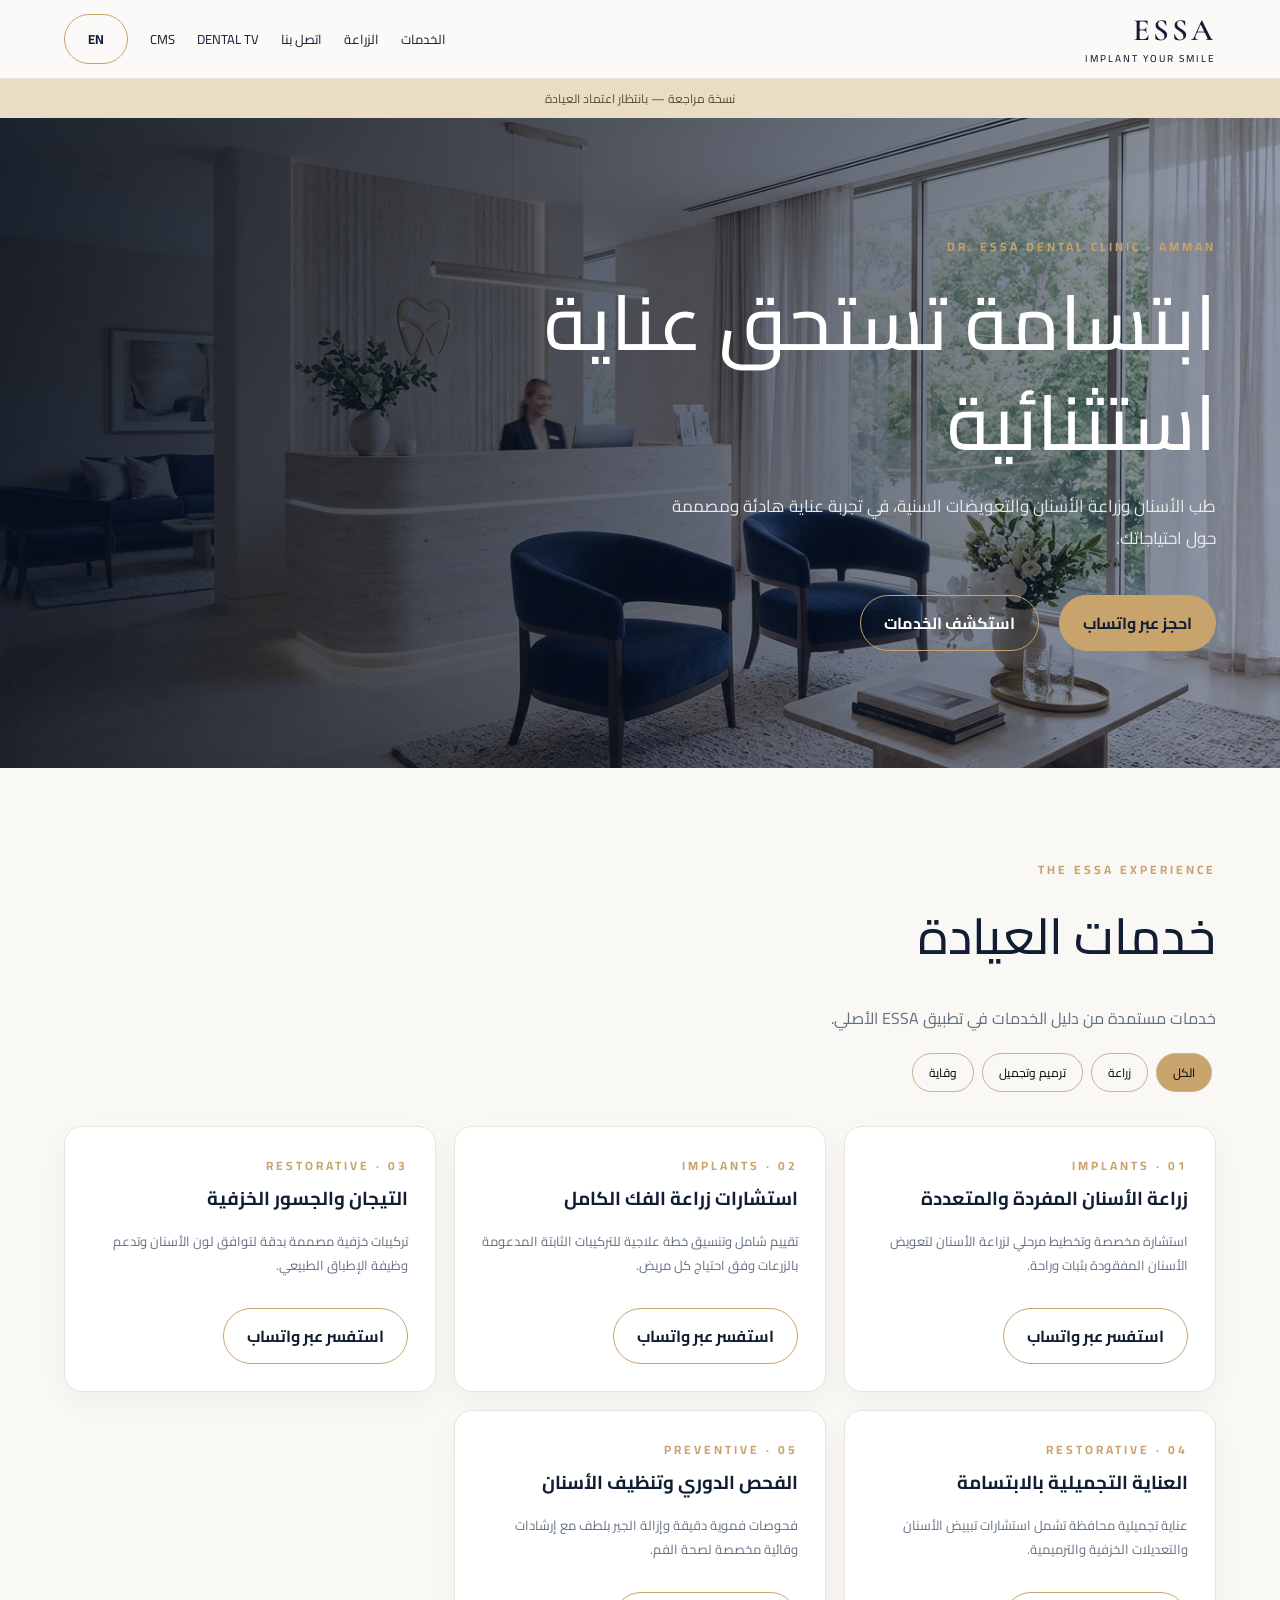
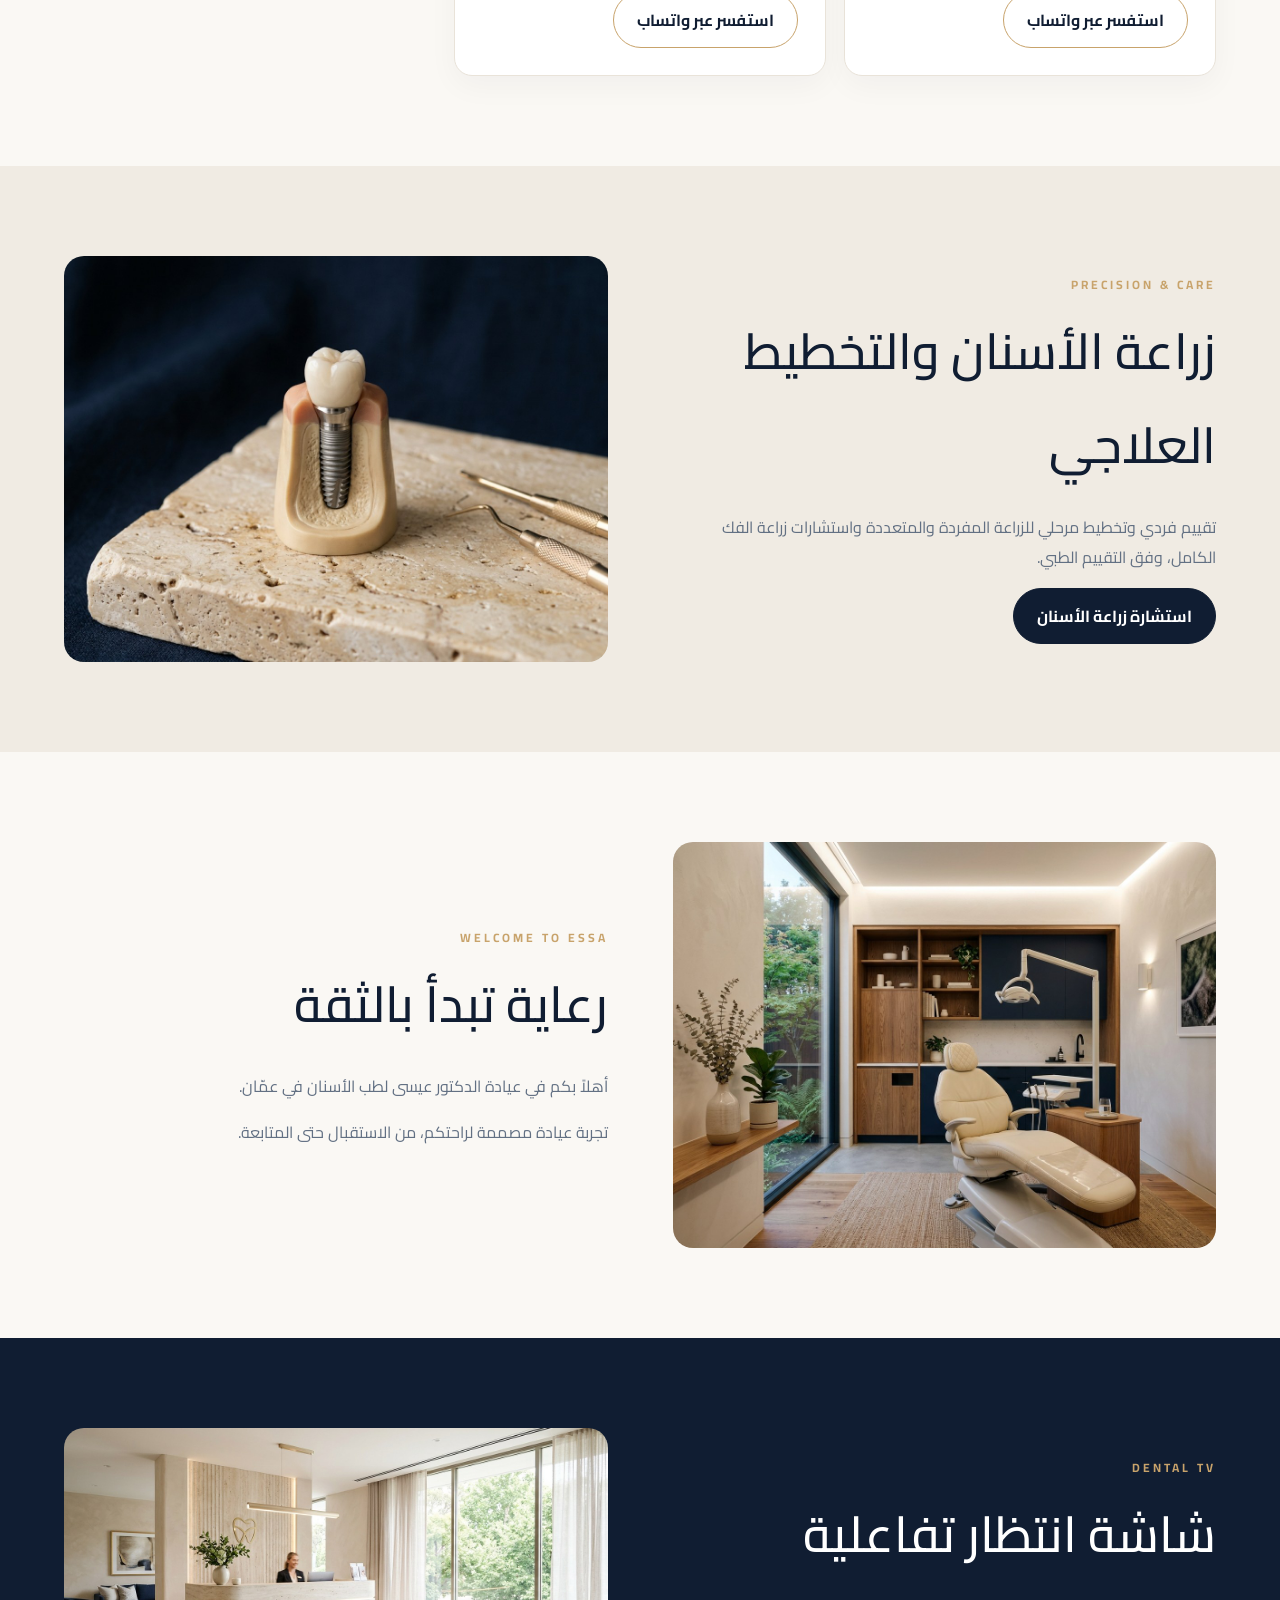
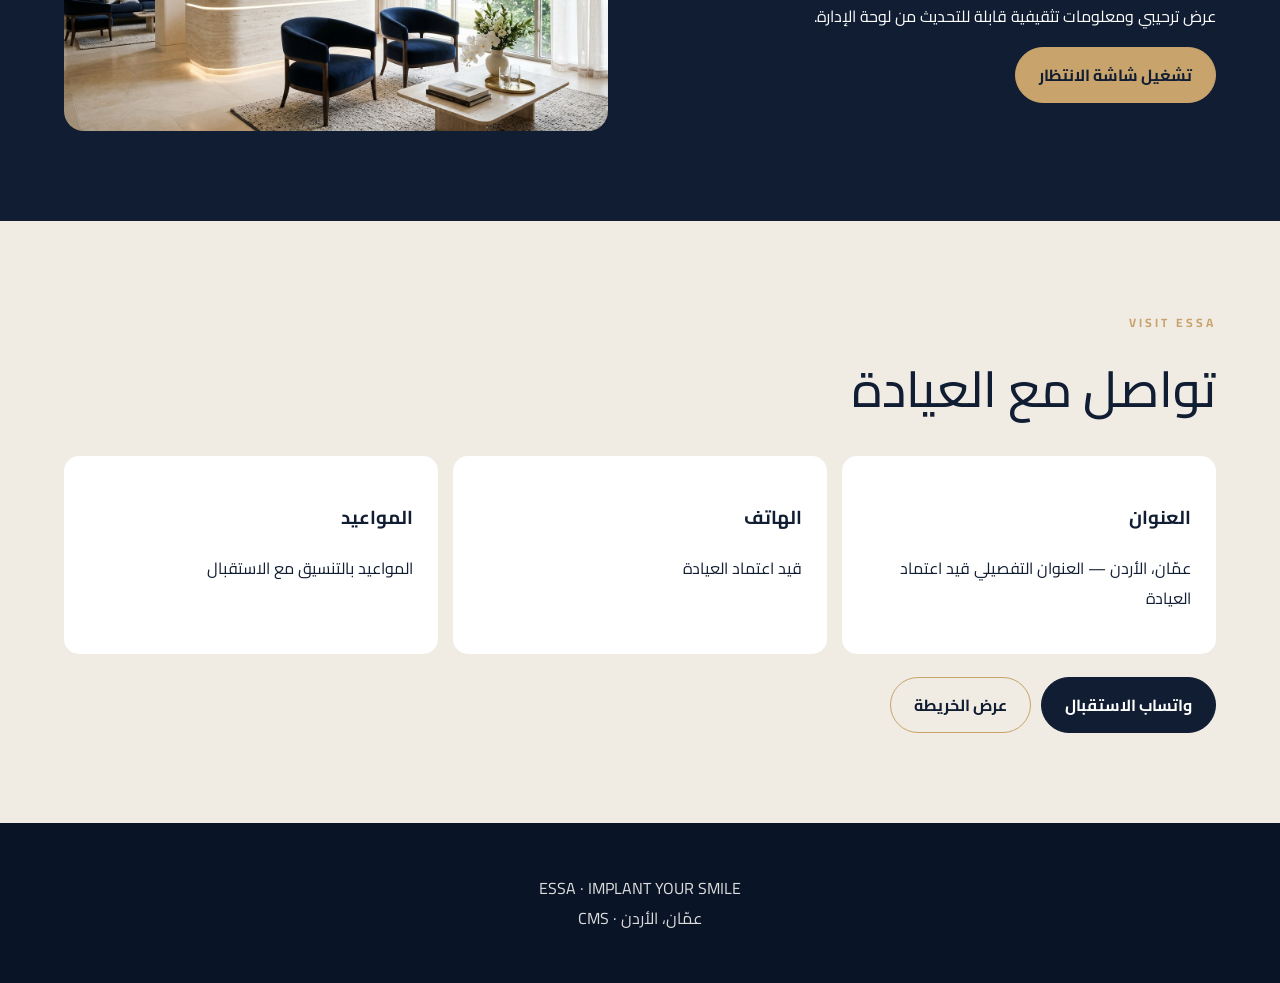
<file: index.html>
<!doctype html><html lang="ar" dir="rtl"><head><meta charset="utf-8"><meta name="viewport" content="width=device-width,initial-scale=1"><meta name="theme-color" content="#101d32"><title>ESSA — Dr. Essa Dental Clinic</title><link rel="icon" href="assets/img_app_icon_emblem.jpg"><link rel="stylesheet" href="style.css"><link rel="manifest" href="manifest.webmanifest"><link rel="apple-touch-icon" href="assets/icon-192.png"></head><body><div id="app"></div><script src="data.js"></script><script src="app.js"></script><script>if("serviceWorker" in navigator)navigator.serviceWorker.register("./sw.js").catch(()=>{});</script><div id="installBox" style="display:none;position:fixed;bottom:16px;left:16px;z-index:90;background:#10243b;color:white;padding:12px 16px;border:1px solid #c5a25d;border-radius:18px;box-shadow:0 10px 32px #0005;max-width:320px"><b>ESSA على هاتفك</b><p style="margin:4px 0 10px;font-size:12px">ثبّت أيقونة ESSA لفتح الموقع مباشرة</p><button id="installBtn" style="background:#c5a25d;border:0;border-radius:20px;padding:8px 18px">تثبيت التطبيق</button><button onclick="document.getElementById('installBox').style.display='none'" style="background:transparent;color:white;border:0;padding:8px">×</button></div><script>let deferredInstall;window.addEventListener("beforeinstallprompt",e=>{e.preventDefault();deferredInstall=e;document.getElementById("installBox").style.display="block"});document.getElementById("installBtn").addEventListener("click",async()=>{if(deferredInstall){deferredInstall.prompt();await deferredInstall.userChoice;deferredInstall=null;document.getElementById("installBox").style.display="none"}});</script></body></html>
</file>
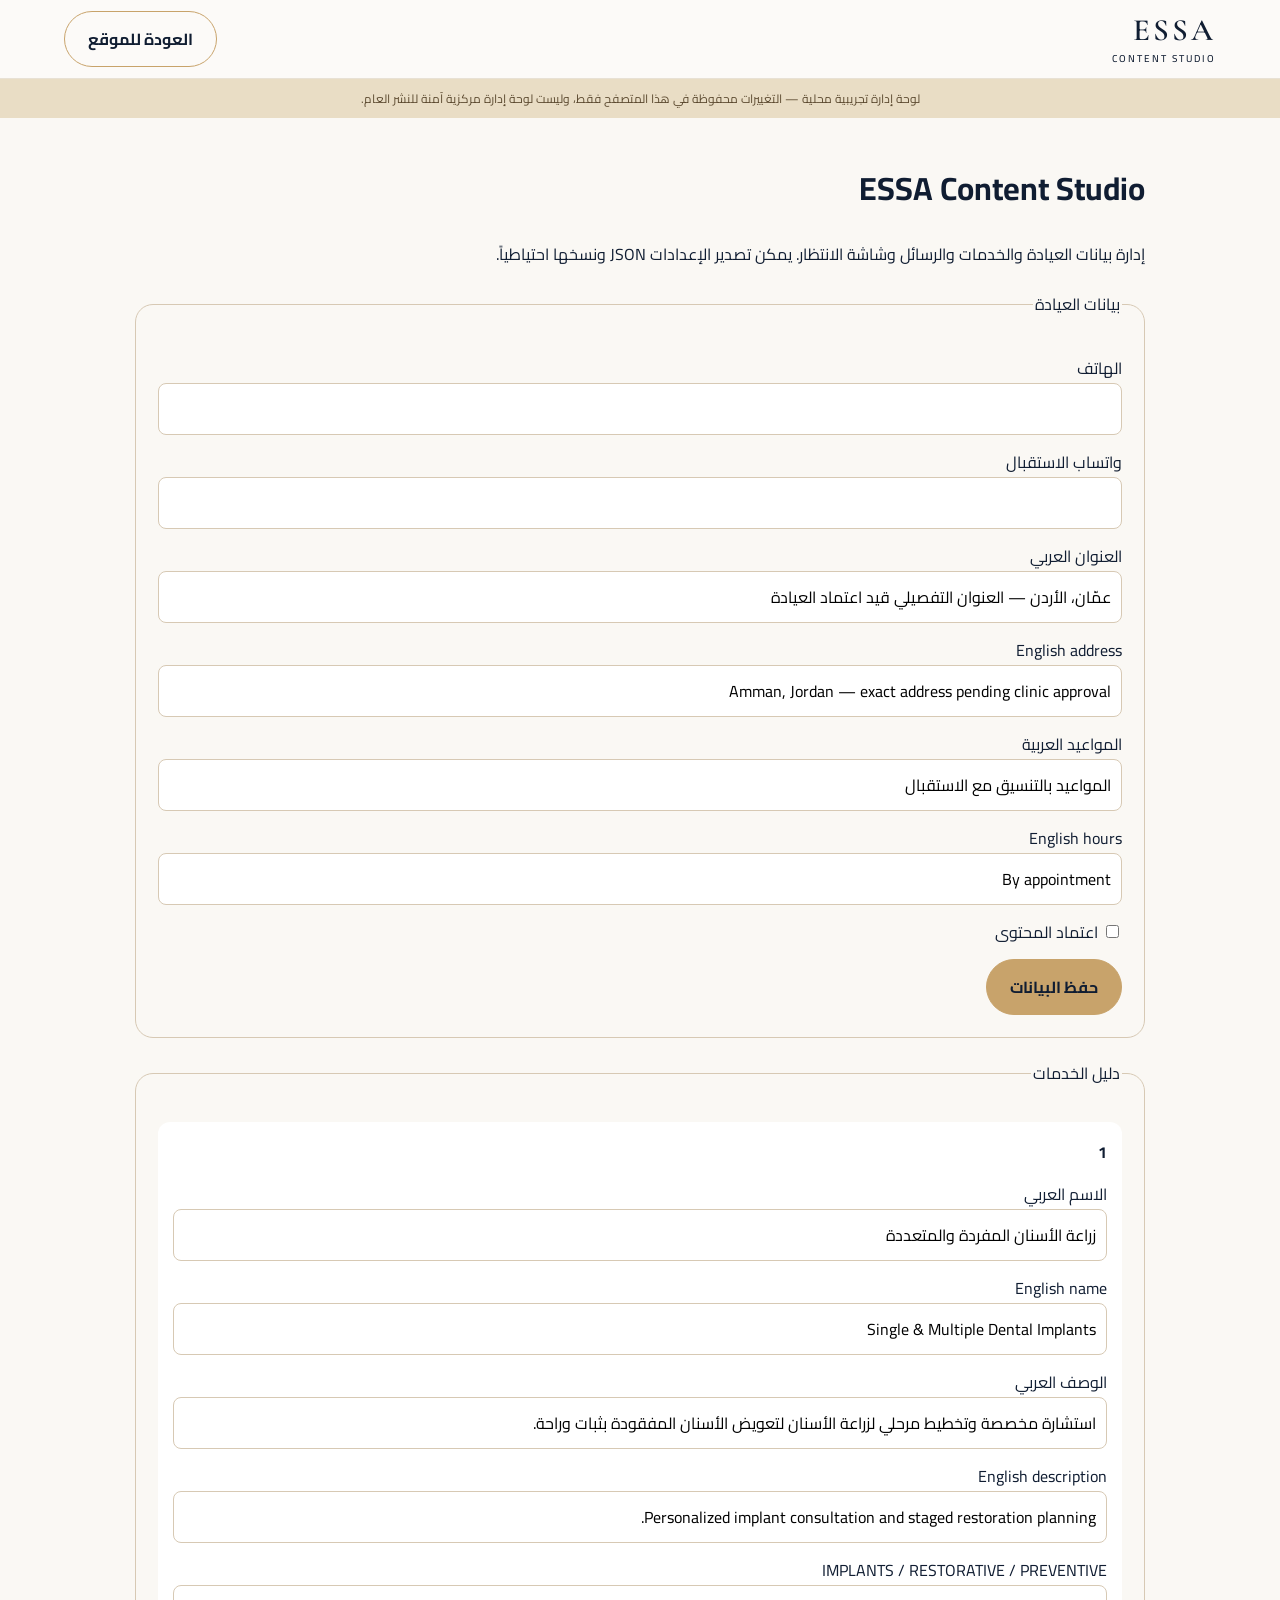
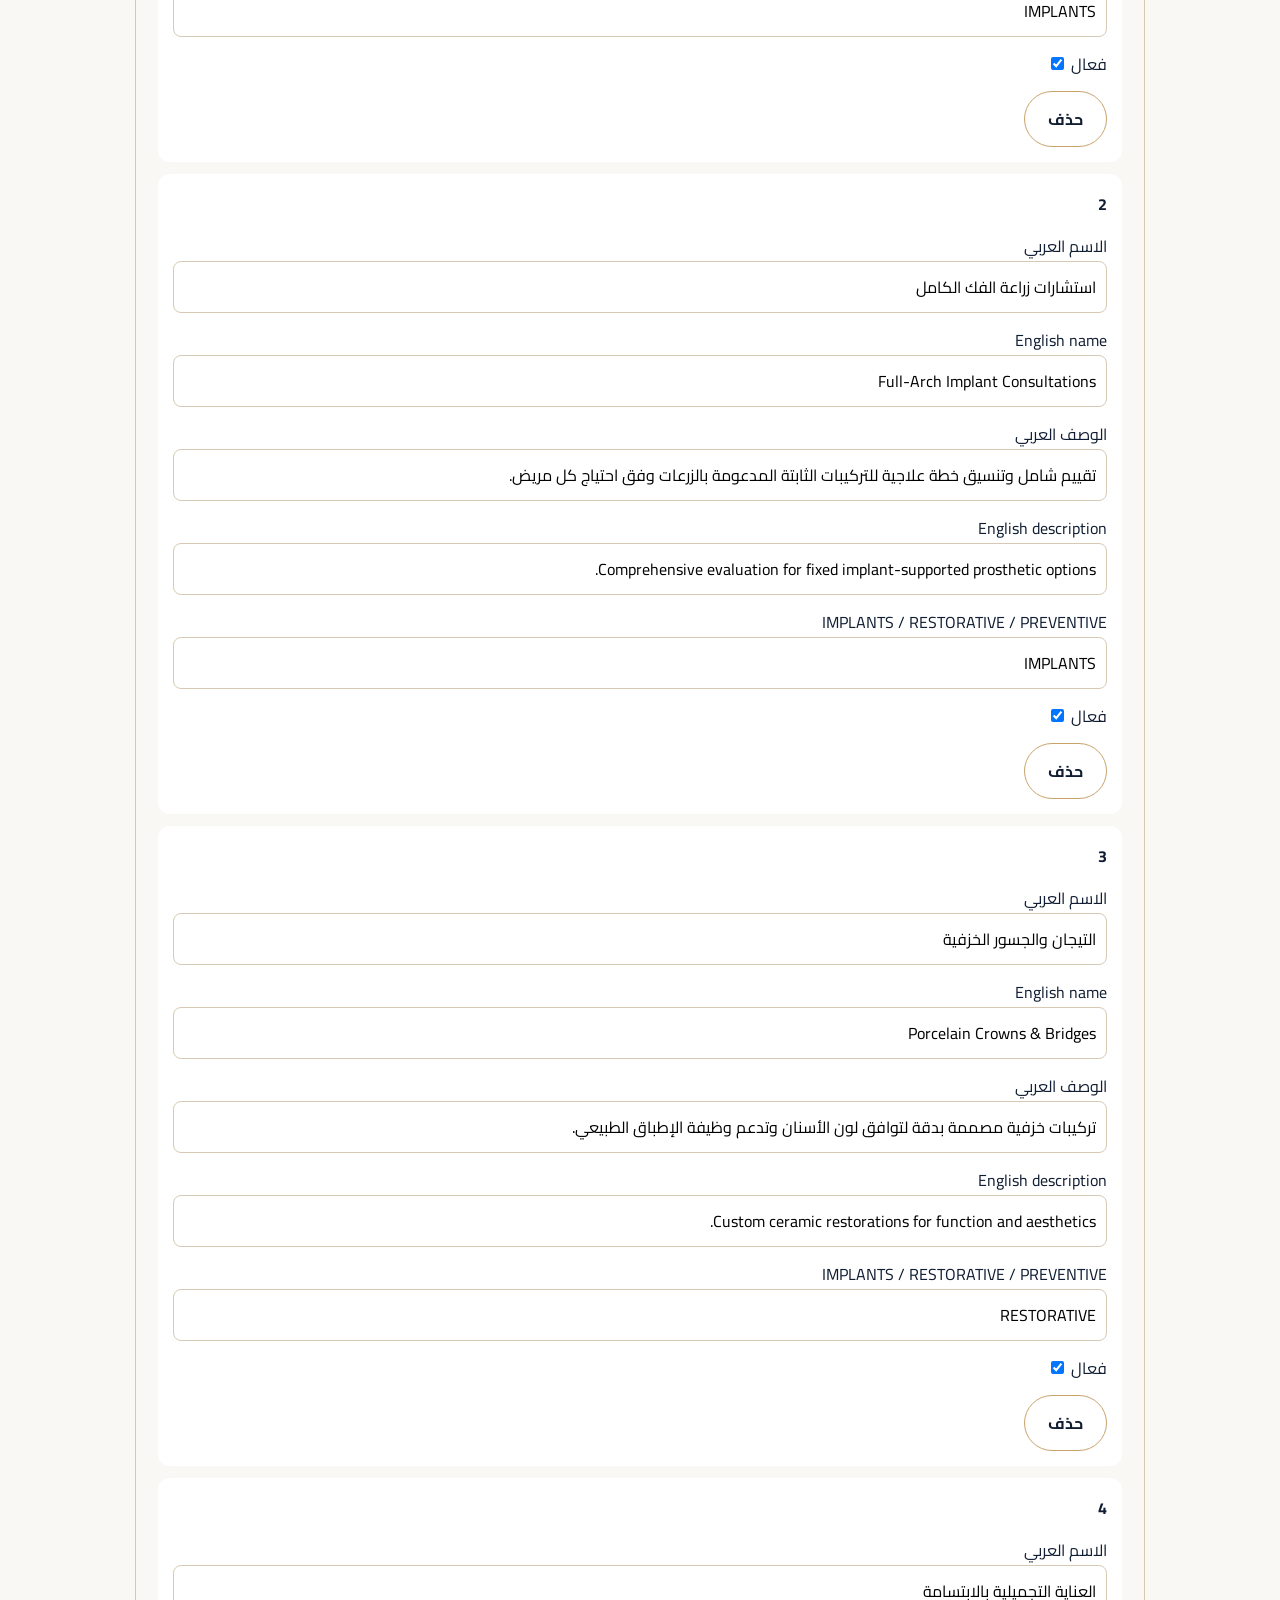
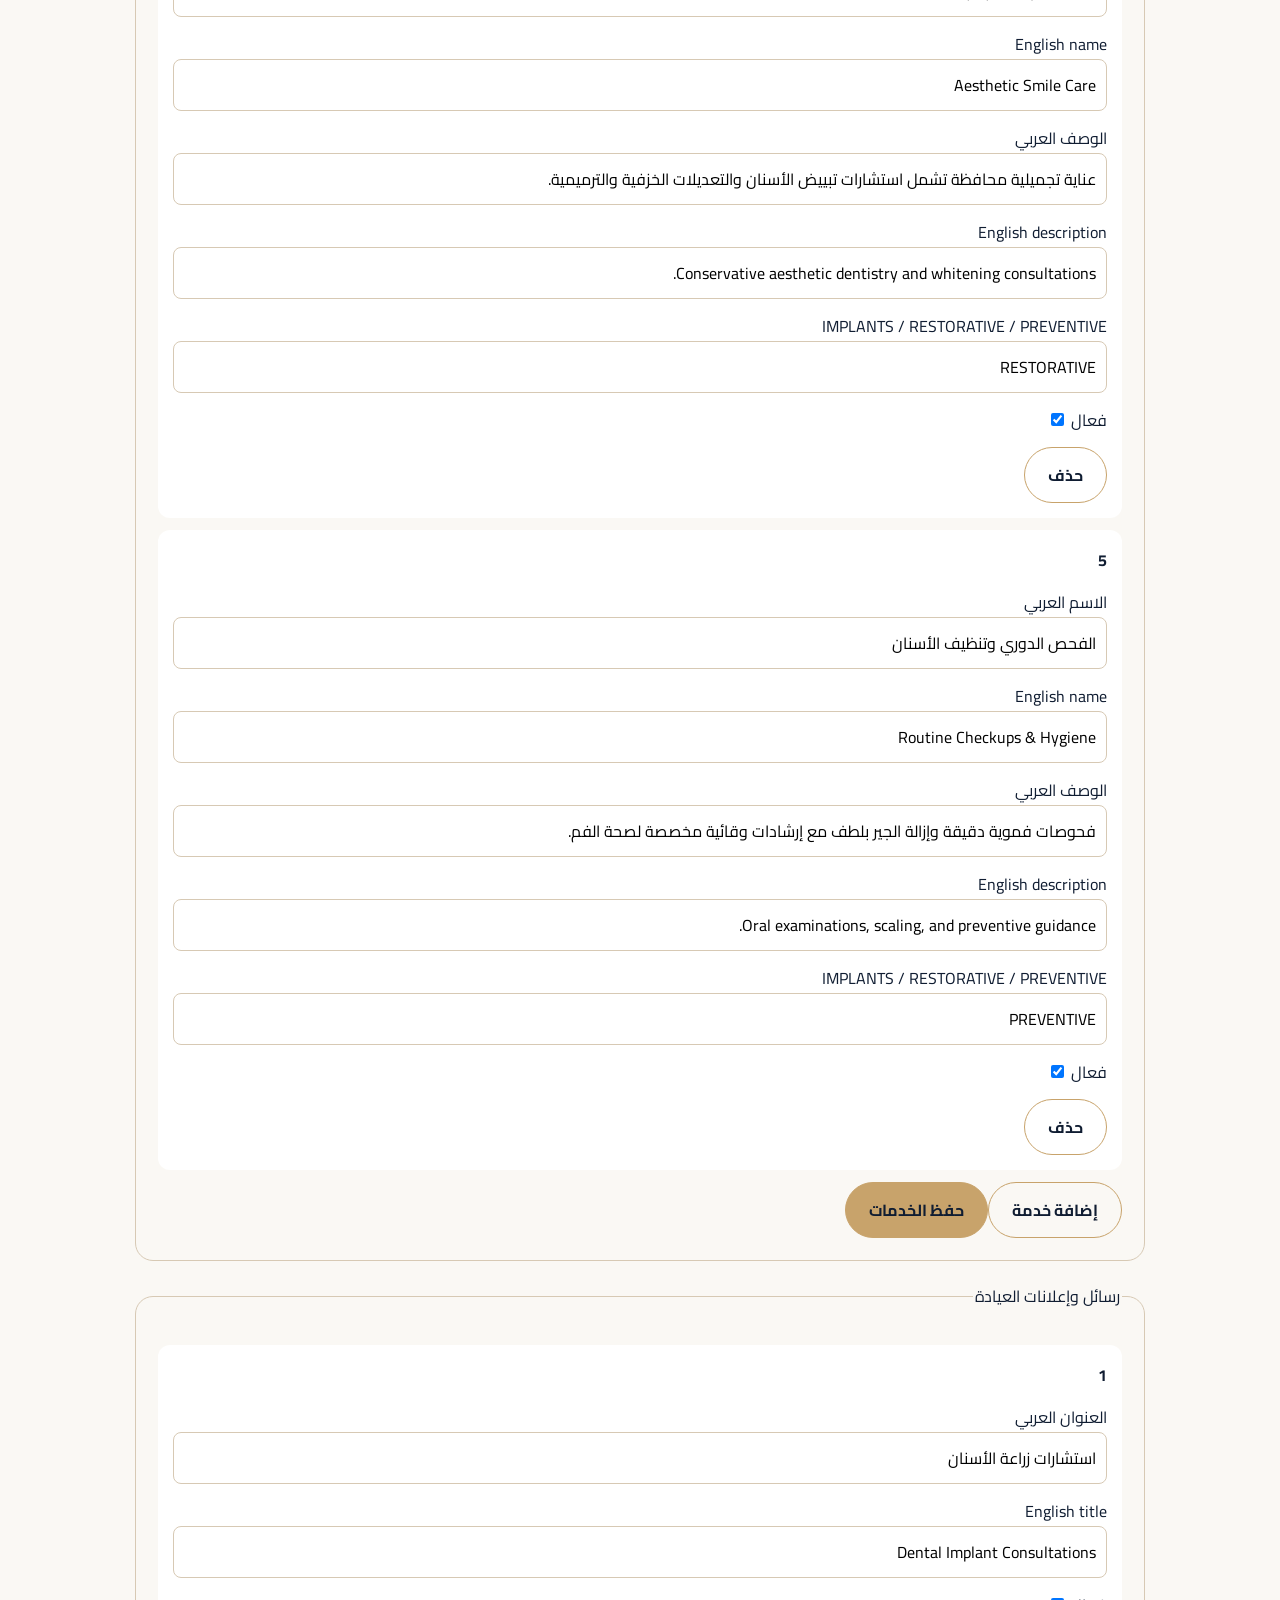
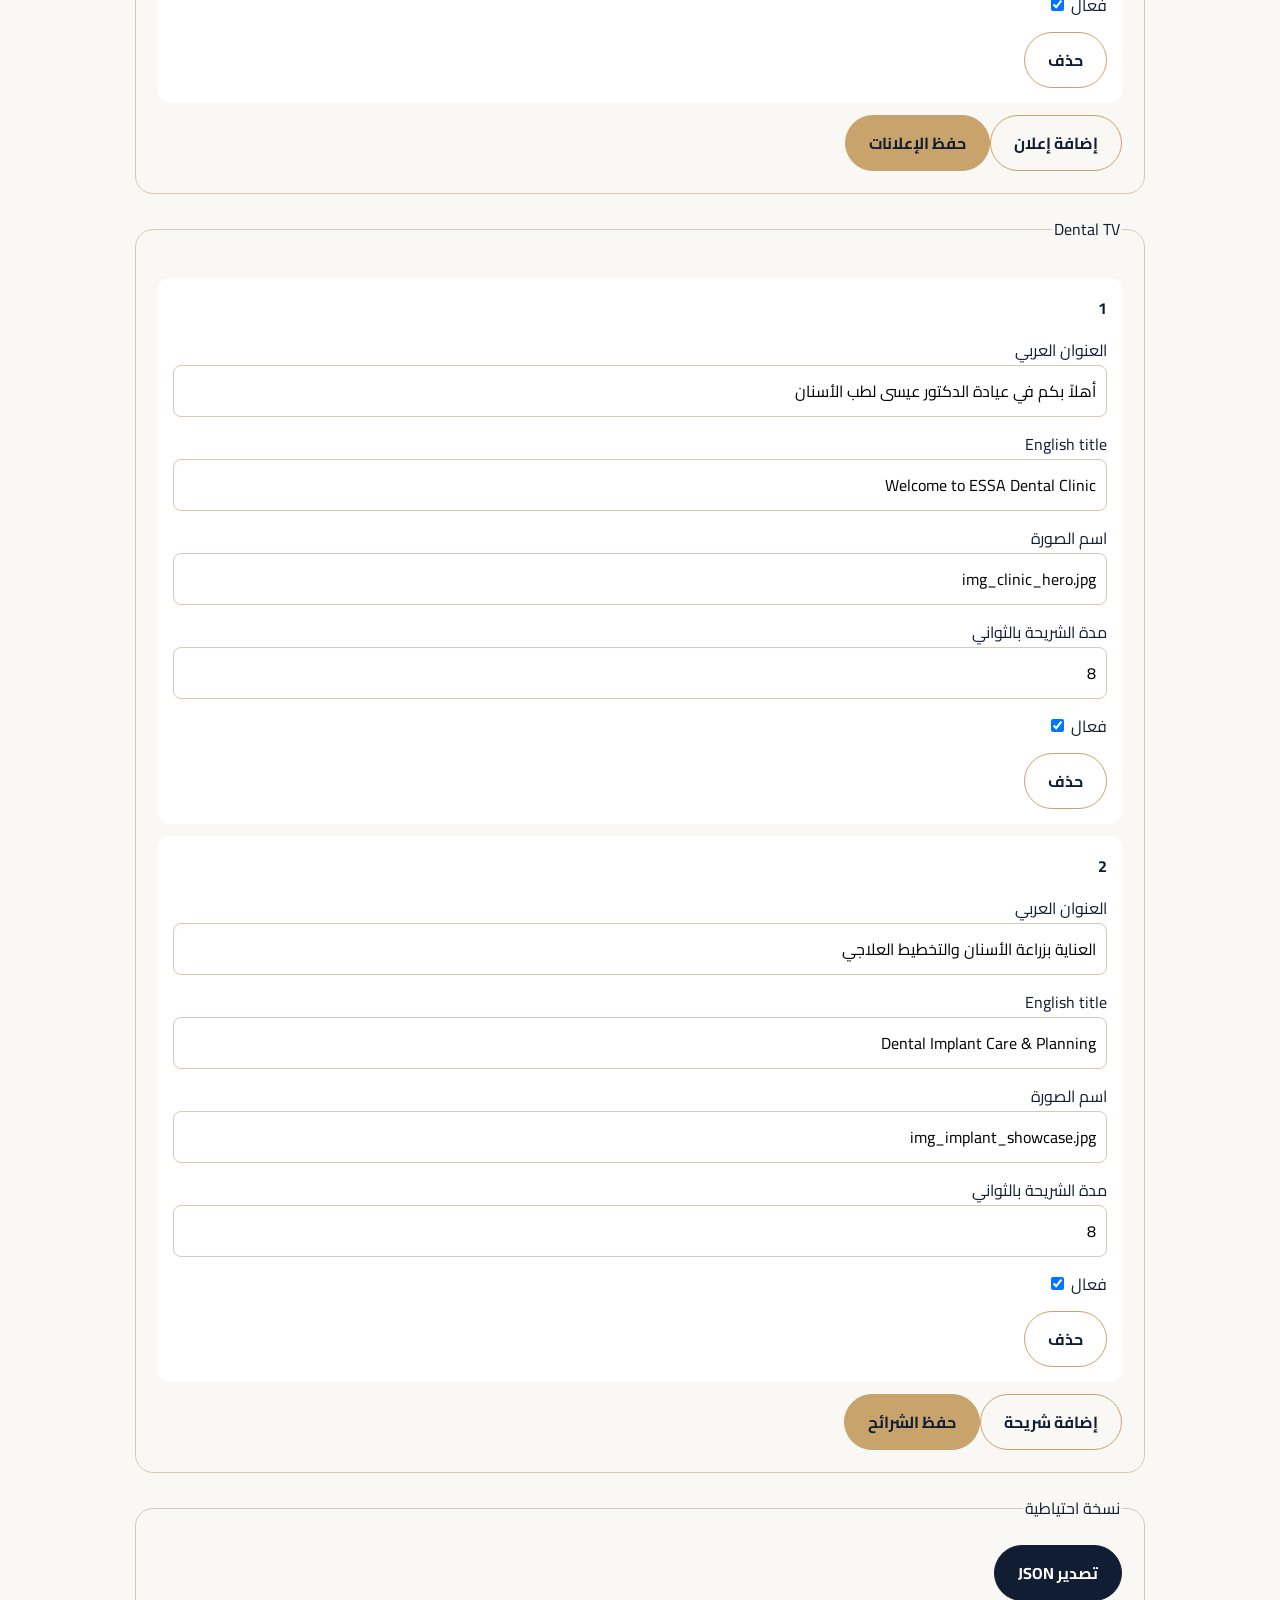
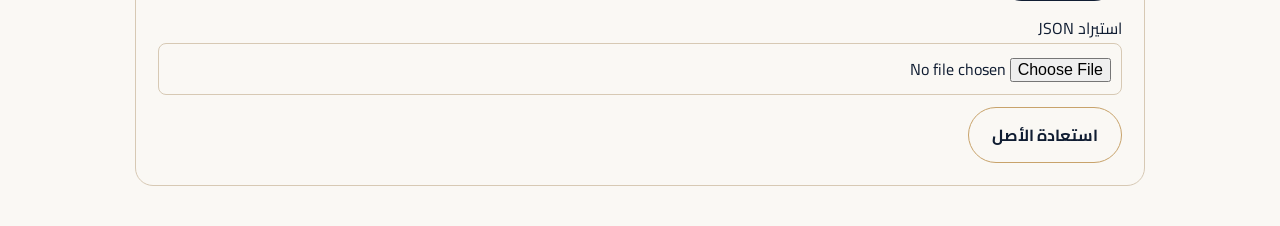
<file: admin.html>
<!doctype html><html lang="ar" dir="rtl"><head><meta charset="utf-8"><meta name="viewport" content="width=device-width,initial-scale=1"><title>ESSA CMS — Local Preview</title><link rel="stylesheet" href="style.css"></head><body><header><nav class="shell"><a class="brand" href="index.html">ESSA<span>CONTENT STUDIO</span></a><a class="btn" href="index.html">العودة للموقع</a></nav></header><div class="notice">لوحة إدارة تجريبية محلية — التغييرات محفوظة في هذا المتصفح فقط، وليست لوحة إدارة مركزية آمنة للنشر العام.</div><main class="admin"><h1>ESSA Content Studio</h1><p>إدارة بيانات العيادة والخدمات والرسائل وشاشة الانتظار. يمكن تصدير الإعدادات JSON ونسخها احتياطياً.</p><fieldset><legend>بيانات العيادة</legend><div id="settings"></div><button class="btn gold" onclick="saveSettings()">حفظ البيانات</button></fieldset><fieldset><legend>دليل الخدمات</legend><div id="services"></div><button class="btn" onclick="addService()">إضافة خدمة</button><button class="btn gold" onclick="saveServices()">حفظ الخدمات</button></fieldset><fieldset><legend>رسائل وإعلانات العيادة</legend><div id="announcements"></div><button class="btn" onclick="addAnnouncement()">إضافة إعلان</button><button class="btn gold" onclick="saveAnnouncements()">حفظ الإعلانات</button></fieldset><fieldset><legend>Dental TV</legend><div id="slides"></div><button class="btn" onclick="addSlide()">إضافة شريحة</button><button class="btn gold" onclick="saveSlides()">حفظ الشرائح</button></fieldset><fieldset><legend>نسخة احتياطية</legend><button class="btn dark" onclick="exportData()">تصدير JSON</button><label>استيراد JSON <input type="file" accept="application/json" onchange="importData(event)"></label><button class="btn" onclick="if(confirm('استعادة بيانات النسخة الأصلية؟')){localStorage.removeItem(KEY);location.reload()}">استعادة الأصل</button></fieldset></main><script src="data.js"></script><script src="app.js"></script><script src="cms.js"></script></body></html>
</file>
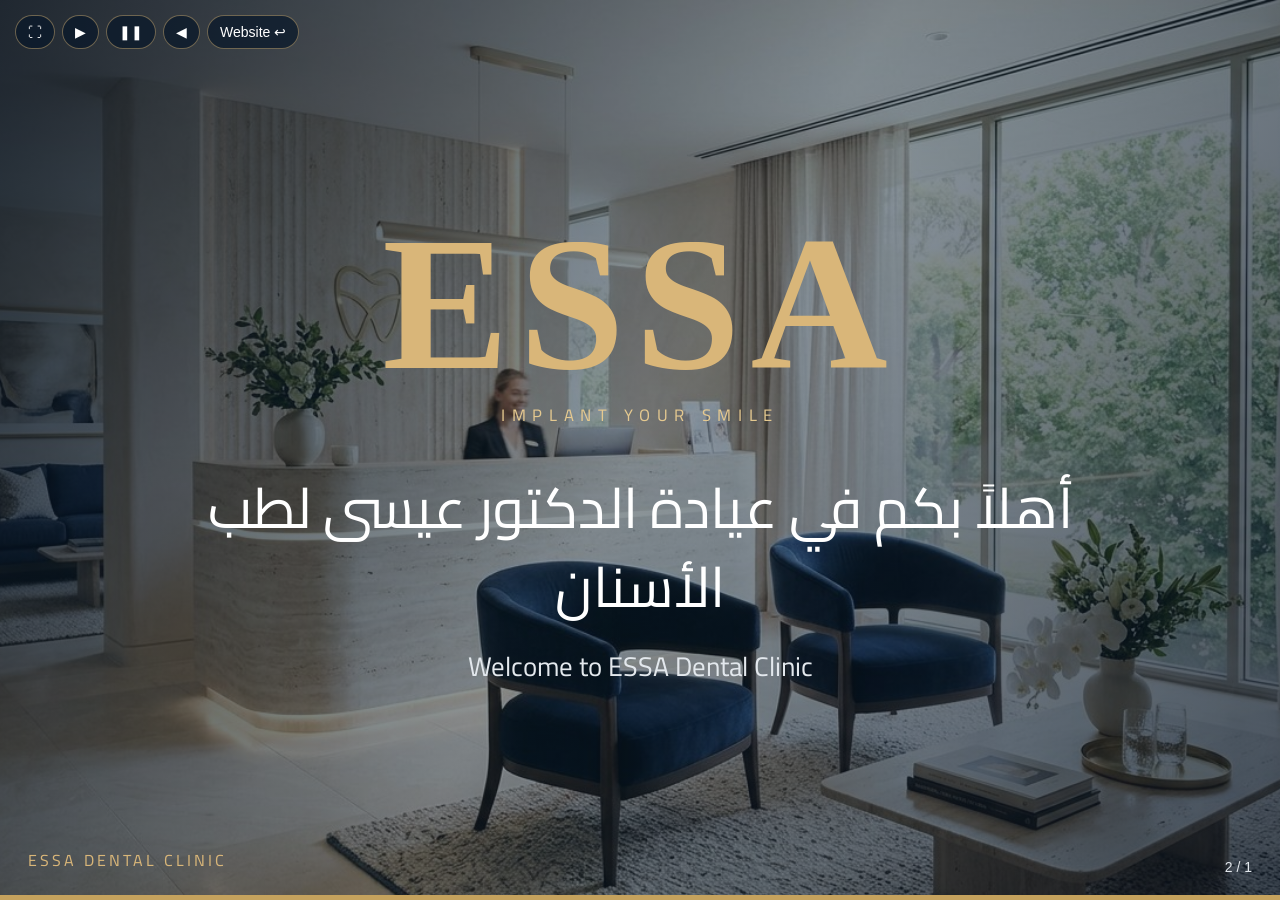
<file: tv.html>
<!doctype html><html lang="ar" dir="rtl"><head><meta charset="utf-8"><meta name="viewport" content="width=device-width,initial-scale=1"><title>ESSA · Dental TV</title><link rel="stylesheet" href="style.css"><style>body{background:#081222;overflow:hidden}.tvstage{height:100vh;position:relative;display:flex;align-items:center;justify-content:center;text-align:center;color:white;background:#081222 center/cover;transition:background-image .8s ease}.tvstage:before{content:"";position:absolute;inset:0;background:linear-gradient(120deg,#071321d9,#0c223477,#071321bb)}.tvcontent{position:relative;z-index:1;padding:8vw;max-width:1150px}.tvbrand{font:600 clamp(72px,15vw,190px) Georgia,serif;color:#d9b679;letter-spacing:10px;line-height:1}.tvsub{letter-spacing:.4em;color:#e5c990;font-size:clamp(11px,1.3vw,18px)}.tvheadline{font-size:clamp(27px,4.4vw,65px);line-height:1.4;margin:38px auto 15px}.tven{font-size:clamp(17px,2.1vw,30px);color:#e3e8ed}.tvbar{position:absolute;bottom:0;left:0;width:0;height:5px;background:#c5a25d;transition:width linear}.tvcontrols{position:fixed;top:15px;left:15px;z-index:3;display:flex;gap:7px}.tvcontrols button,.tvcontrols a{background:#09182abb;border:1px solid #d9b67977;border-radius:30px;color:white;padding:8px 12px;text-decoration:none;font:14px Arial}.tvcount{position:absolute;bottom:25px;right:28px;color:#e3e8ed;font:14px Arial}.tvlogo{position:absolute;bottom:25px;left:28px;color:#d9b679;letter-spacing:3px}</style></head><body><main class="tvstage" id="stage"><div class="tvcontent"><div class="tvbrand">ESSA</div><div class="tvsub">IMPLANT YOUR SMILE</div><div class="tvheadline" id="headline"></div><div class="tven" id="english"></div></div><div class="tvcount" id="count"></div><div class="tvlogo">ESSA DENTAL CLINIC</div><div class="tvbar" id="bar"></div></main><div class="tvcontrols"><a href="index.html">↩ Website</a><button id="prev">◀</button><button id="play">❚❚</button><button id="next">▶</button><button id="full">⛶</button></div><script src="data.js"></script><script>const KEY='essa_web_cms_v1';let st;try{st=JSON.parse(localStorage.getItem(KEY))||ESSA_DEFAULT}catch{st=ESSA_DEFAULT}let slides=(st.slides||[]).filter(s=>s.active);if(!slides.length)slides=ESSA_DEFAULT.slides;let i=0,timer,playing=true;const $=id=>document.getElementById(id),imgs=['img_clinic_hero.jpg','img_implant_showcase.jpg','img_clinic_suite.jpg'];function show(){clearTimeout(timer);const s=slides[i];$('headline').textContent=s.ar||'';$('english').textContent=s.en||'';$('count').textContent=(i+1)+' / '+slides.length;$('stage').style.backgroundImage=`url('assets/${imgs.includes(s.image)?s.image:imgs[i%imgs.length]}')`;$('bar').style.transition='none';$('bar').style.width='0';requestAnimationFrame(()=>requestAnimationFrame(()=>{$('bar').style.transition=`width ${Math.max(3,Number(s.seconds)||8)}s linear`;$('bar').style.width=playing?'100%':'0'}));if(playing)timer=setTimeout(()=>{i=(i+1)%slides.length;show()},Math.max(3,Number(s.seconds)||8)*1000)}$('prev').onclick=()=>{i=(i+slides.length-1)%slides.length;show()};$('next').onclick=()=>{i=(i+1)%slides.length;show()};$('play').onclick=()=>{playing=!playing;$('play').textContent=playing?'❚❚':'▶';show()};$('full').onclick=()=>document.documentElement.requestFullscreen?.();show();</script></body></html>
</file>
<file: style.css>
@import url('https://fonts.googleapis.com/css2?family=Cairo:wght@400;500;600;700&family=Cormorant+Garamond:wght@400;500;600&display=swap');:root{--navy:#101d32;--gold:#c8a36b;--cream:#faf8f4;--muted:#627083}*{box-sizing:border-box}html{scroll-behavior:smooth}body{margin:0;background:var(--cream);color:var(--navy);font-family:Cairo,Tahoma,sans-serif}a{text-decoration:none;color:inherit}button,input,textarea,select{font:inherit}button{cursor:pointer}.shell{width:min(1180px,90%);margin:auto}header{position:sticky;top:0;z-index:20;background:#fcfaf8f2;backdrop-filter:blur(15px);border-bottom:1px solid #e8e1d5}nav{display:flex;justify-content:space-between;align-items:center;min-height:78px;gap:15px}.brand{font:600 31px 'Cormorant Garamond',Georgia,serif;letter-spacing:3px}.brand span{font:500 10px Cairo,sans-serif;display:block;letter-spacing:2px}.navlinks{display:flex;gap:22px;align-items:center;font-size:13px}.btn{display:inline-flex;justify-content:center;align-items:center;padding:12px 23px;border:1px solid var(--gold);border-radius:50px;background:transparent;color:inherit;font-weight:700}.btn.gold{background:var(--gold);color:#101d32}.btn.dark{background:var(--navy);color:white;border-color:var(--navy)}.hero{min-height:650px;background:linear-gradient(90deg,#07101fdc,#0a18396e),url('assets/img_clinic_hero.jpg') center/cover;display:flex;align-items:center;color:white}.hero .shell{padding:110px 0}.eyebrow{color:var(--gold);font-size:12px;letter-spacing:3px;font-weight:bold}.hero h1{font-size:clamp(42px,6vw,84px);line-height:1.3;font-weight:500;margin:15px 0;max-width:760px}.hero p{font-size:17px;max-width:570px;color:#e8e8e8}.hero .btn{margin:18px 0 0 10px}.section{padding:90px 0}.section.alt{background:#f0ebe3}.section.navy{background:var(--navy);color:white}.section h2{font-size:clamp(32px,4vw,50px);font-weight:500;margin:8px 0 20px}.sub{color:var(--muted);max-width:690px}.grid{display:grid;grid-template-columns:repeat(3,1fr);gap:18px;margin-top:30px}.tile{background:white;border:1px solid #e9e3d9;border-radius:18px;padding:27px;box-shadow:0 10px 30px #1522380a}.tile h3{margin:4px 0 10px}.tile p{font-size:13px;color:#637083}.split{display:grid;grid-template-columns:1fr 1fr;gap:65px;align-items:center}.split img{width:100%;border-radius:20px;max-height:500px;object-fit:cover}.tag{font-size:12px;border:1px solid #cab28a;padding:7px 16px;border-radius:30px;background:transparent;margin:4px}.tag.active{background:var(--gold)}.notice{background:#e9ddc5;color:#5c4a30;text-align:center;padding:8px;font-size:12px}.cta{display:flex;flex-wrap:wrap;gap:10px;margin-top:23px}.foot{background:#091426;color:#ddd;padding:50px 0;text-align:center}.info{display:grid;grid-template-columns:repeat(3,1fr);gap:15px}.info article{background:white;padding:25px;border-radius:15px}.float{position:fixed;bottom:20px;right:20px;background:#2c7a55;color:white;padding:12px 21px;border-radius:50px;z-index:30}.float[hidden]{display:none}.admin{max-width:1050px;margin:40px auto;padding:0 20px}.admin fieldset{border:1px solid #d7c9b4;border-radius:18px;margin:20px 0;padding:22px}.admin label{display:block;margin:12px 0}.admin input,.admin textarea{width:100%;padding:10px;border:1px solid #d7c9b4;border-radius:8px}.admin textarea{min-height:85px}.admin .row{display:grid;grid-template-columns:1fr 1fr;gap:20px}.admin .editor{padding:15px;background:white;border-radius:12px;margin:12px 0}.preview{min-height:100vh;background:linear-gradient(90deg,#081222bb,#081222aa),url('assets/img_clinic_hero.jpg') center/cover;display:grid;place-items:center;text-align:center;color:white}.preview h1{font:600 clamp(85px,15vw,190px) Georgia,serif;letter-spacing:12px;color:var(--gold);margin:0}.preview p{font-size:clamp(24px,3vw,40px)}@media(max-width:820px){.navlinks{gap:8px;font-size:11px;flex-wrap:wrap;justify-content:end}.navlinks a:not(.btn){display:none}.hero{min-height:570px}.grid,.split,.info,.admin .row{grid-template-columns:1fr}.section{padding:60px 0}.hero .shell{padding:65px 0}}
</file>
